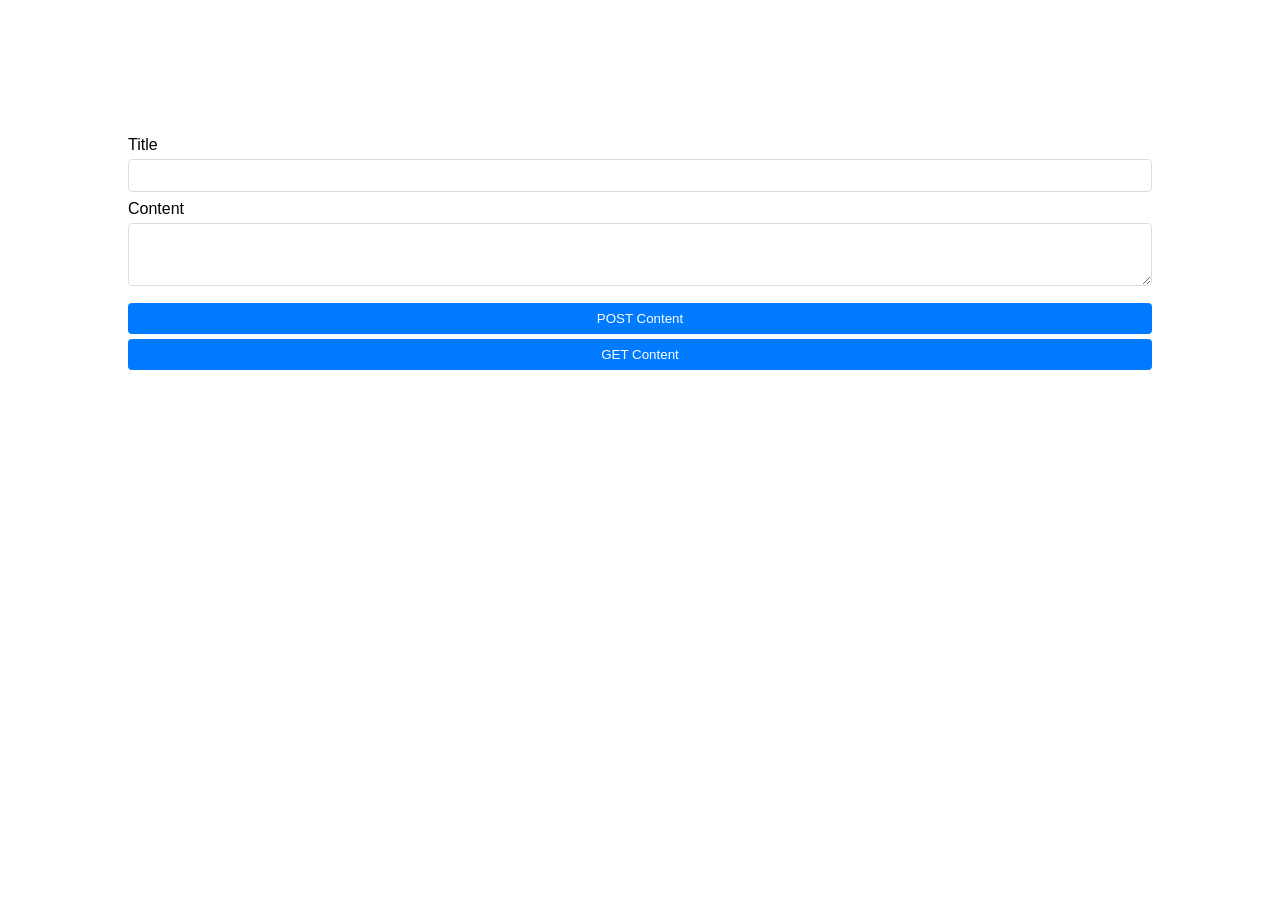
<file: async/GettingStartedHTPP/index.html>
<!DOCTYPE html>
<html lang="en">

<head>
  <meta charset="UTF-8">
  <meta name="viewport" content="width=device-width, initial-scale=1.0">
  <title>Document</title>
  <style>
    body {
      font-family: sans-serif;
      margin: 0;
      padding: 10%;
    }

    input,
    textarea,
    select,
    button {
      width: 100%;
      padding: 8px;
      margin-top: 5px;
      border-radius: 4px;
      border: 1px solid #ddd;
      box-sizing: border-box;
    }

    button {
      background-color: #007bff;
      color: white;
      border: none;
      cursor: pointer;
    }

    button:focus {
      outline: none;
    }

    button:hover,
    button:active {
      background: #0056b3;
    }

    .form-control {
      margin: 0.5rem 0;
    }

    .posts {
      list-style: none;
      margin: 0;
      padding: 0;
      display: grid;
      grid-template-columns: repeat(1, 1fr);
      /* Por defecto, una columna */
      gap: 1rem;
    }

    .post-item {
      margin: 1rem 0;
      border-radius: 4px;
      border: 1px solid #ddd;
      padding: 1rem;
    }

    .post-item h2,
    .post-item p {
      margin: 0.5rem 0;
    }


    .post-item h2 {
      font-size: 1rem;
      color: #414141;
    }

    .post-item p {
      font-size: 0.85rem;
      color: #666;
    }

    .post-item button {
      background: #f72222;
    }

    .post-item button:hover,
    .post-item button:active {
      background: #dd2929;
    }

    @media (min-width: 600px) {

      /* Tablet */
      .posts {
        grid-template-columns: repeat(2, 1fr);
        /* Dos columnas en tabletas */
      }
    }

    @media (min-width: 900px) {

      /* Desktop */
      .posts {
        grid-template-columns: repeat(3, 1fr);
        /* Tres columnas en escritorio */
      }
    }
  </style>
</head>

<body>

  <section id="new-post">
    <form>
      <div class="form-control">
        <label for="title">Title</label>
        <input type="text" id="title" />
      </div>
      <div class="form-control">
        <label for="content">Content</label>
        <textarea rows="3" id="content"></textarea>
      </div>
      <button type="submit">POST Content</button>
    </form>
  </section>

  <section id="available-posts">
    <button>GET Content</button>
    <section id="posts-container" class="posts"></section>
  </section>

  <script src="app.js"></script>
</body>

</html>
</file>
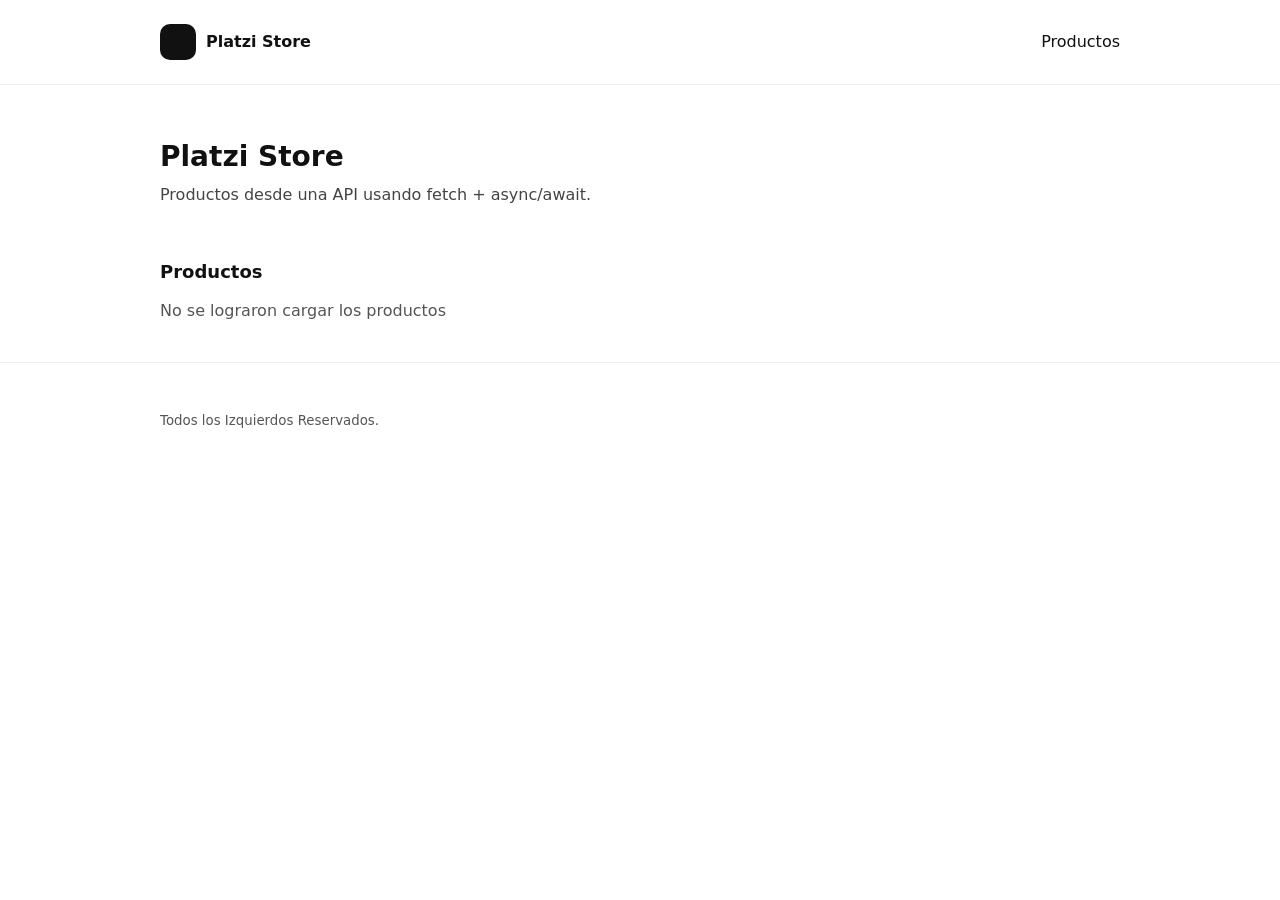
<file: Curso-Oscar_Barajas/async/index.html>
<!DOCTYPE html>
<html lang="es">
  <head>
    <meta charset="UTF-8" />
    <meta name="viewport" content="width=device-width, initial-scale=1.0" />
    <title>Platzi Store</title>
    <style>
      body {
        font-family: system-ui, -apple-system, Segoe UI, Roboto, sans-serif;
        margin: 0;
        line-height: 1.4;
        color: #111;
      }
      .container {
        width: min(960px, 92vw);
        margin: 0 auto;
        padding: 24px 0;
      }
      header {
        border-bottom: 1px solid #eee;
        background: #fff;
        position: sticky;
        top: 0;
      }
      .nav {
        display: flex;
        align-items: center;
        justify-content: space-between;
        gap: 16px;
      }
      .brand {
        display: flex;
        align-items: center;
        gap: 10px;
      }
      .logo {
        width: 36px;
        height: 36px;
        border-radius: 10px;
        background: #111;
      }
      .links {
        display: flex;
        gap: 12px;
      }
      .links a {
        text-decoration: none;
        color: #111;
      }
      .hero {
        padding: 28px 0;
      }
      .hero h1 {
        margin: 0 0 8px;
        font-size: 28px;
      }
      .hero p {
        margin: 0;
        color: #444;
      }
      .grid {
        display: grid;
        grid-template-columns: repeat(3, 1fr);
        gap: 14px;
      }
      @media (max-width: 760px) {
        .grid {
          grid-template-columns: 1fr;
        }
      }
      .card {
        border: 1px solid #eee;
        border-radius: 14px;
        padding: 14px;
        background: #fff;
        overflow: hidden;
      }
      .card h3 {
        margin: 10px 0 6px;
        font-size: 16px;
      }
      .price {
        font-weight: 700;
        margin: 0;
      }
      .muted {
        color: #555;
      }
      .section-title {
        margin: 24px 0 10px;
        font-size: 18px;
      }
      .product-image {
        width: 100%;
        aspect-ratio: 4 / 3;
        object-fit: cover;
        border-radius: 12px;
        background: #f4f4f4;
        display: block;
      }
      footer {
        border-top: 1px solid #eee;
        padding: 22px 0;
        color: #555;
      }
    </style>
  </head>

  <body>
    <header>
      <div class="container nav">
        <div class="brand">
          <div class="logo" aria-hidden="true"></div>
          <strong>Platzi Store</strong>
        </div>

        <nav class="links" aria-label="Navegación">
          <a href="#productos">Productos</a>
        </nav>
      </div>
    </header>

    <main class="container">
      <section class="hero">
        <h1>Platzi Store</h1>
        <p>Productos desde una API usando fetch + async/await.</p>
      </section>

      <section id="productos">
        <h2 class="section-title">Productos</h2>
        <p class="muted" id="status"></p>
        <div class="grid" id="grid-productos"></div>
      </section>
    </main>

    <footer>
      <div class="container">
        <small>Todos los Izquierdos Reservados.</small>
      </div>
    </footer>

    <script type="module" src="app.js"></script>
  </body>
</html>
</file>
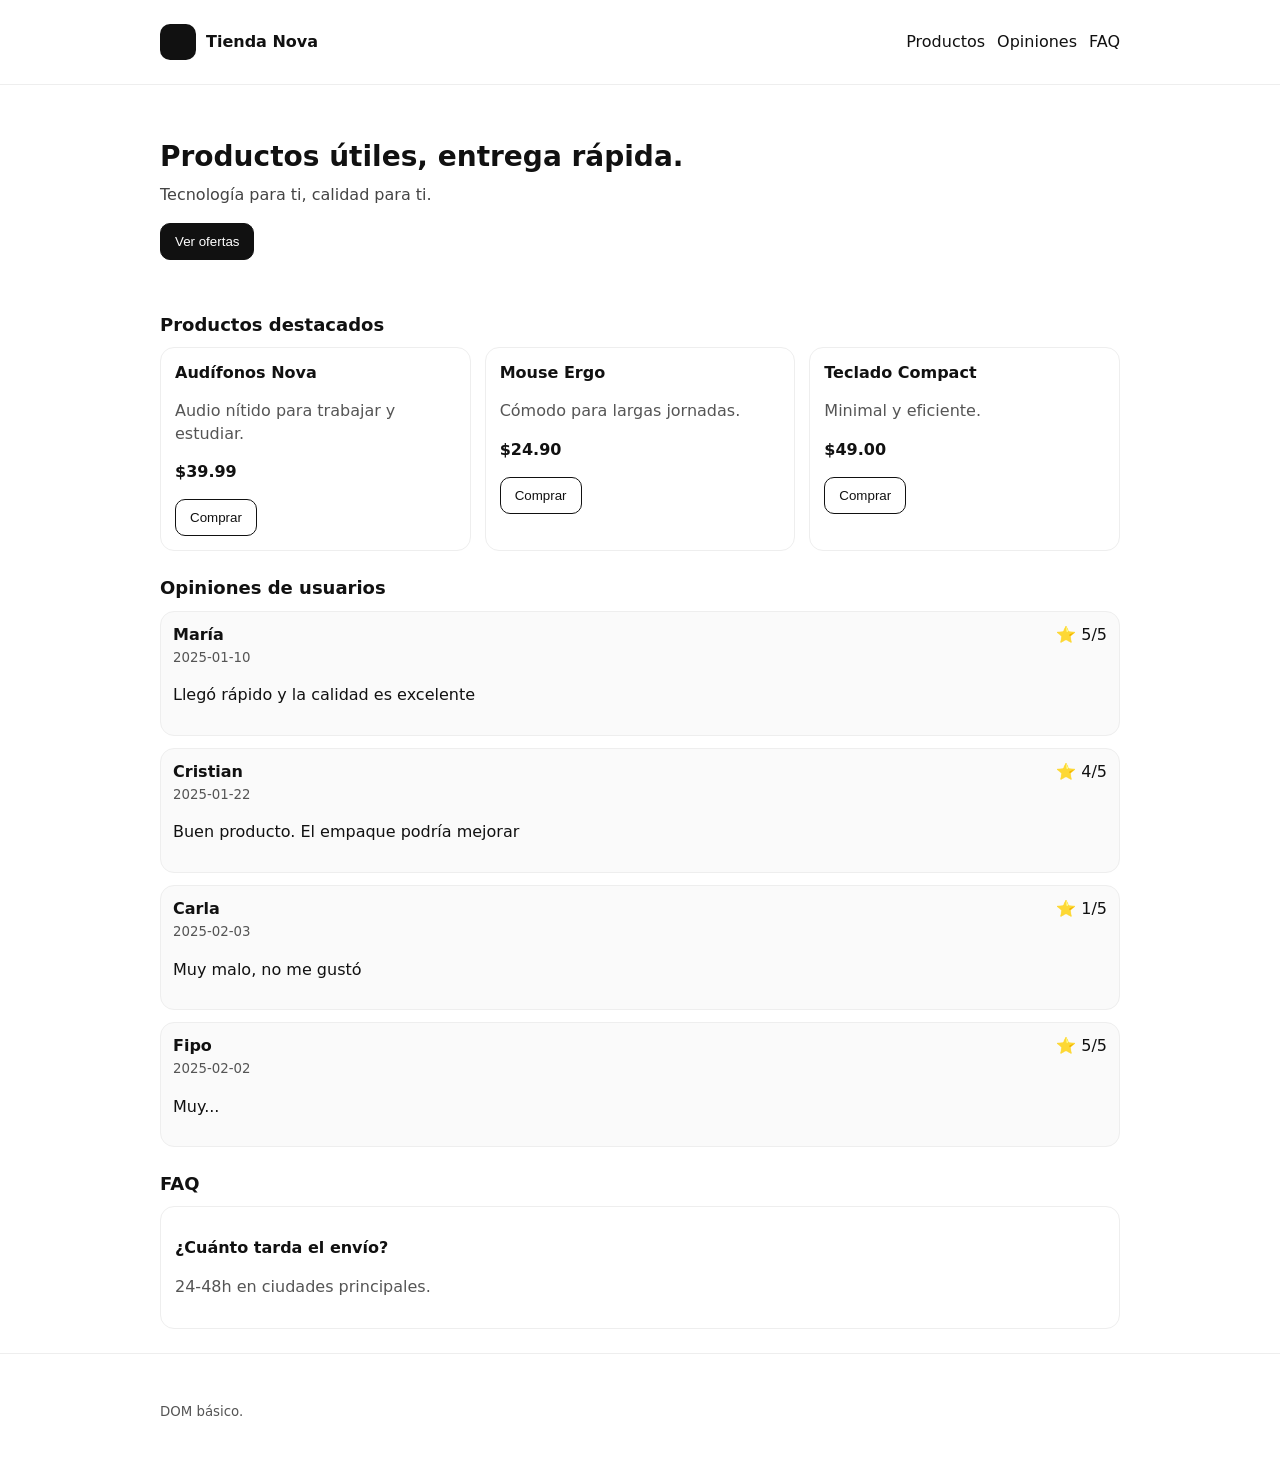
<file: Curso-Oscar_Barajas/DOM/index.html>
<!DOCTYPE html>
<html lang="es">
  <head>
    <meta charset="UTF-8" />
    <meta name="viewport" content="width=device-width, initial-scale=1.0" />
    <title>Tienda Nova - Landing</title>
    <style>
      body {
        font-family: system-ui, -apple-system, Segoe UI, Roboto, sans-serif;
        margin: 0;
        line-height: 1.4;
        color: #111;
      }
      .container {
        width: min(960px, 92vw);
        margin: 0 auto;
        padding: 24px 0;
      }
      header {
        border-bottom: 1px solid #eee;
        background: #fff;
        position: sticky;
        top: 0;
      }
      .nav {
        display: flex;
        align-items: center;
        justify-content: space-between;
        gap: 16px;
      }
      .brand {
        display: flex;
        align-items: center;
        gap: 10px;
      }
      .logo {
        width: 36px;
        height: 36px;
        border-radius: 10px;
        background: #111;
      }
      .links {
        display: flex;
        gap: 12px;
      }
      .links a {
        text-decoration: none;
        color: #111;
      }
      .hero {
        padding: 28px 0;
      }
      .hero h1 {
        margin: 0 0 8px;
        font-size: 28px;
      }
      .hero p {
        margin: 0 0 16px;
        color: #444;
      }
      .btn {
        border: 1px solid #111;
        background: #111;
        color: #fff;
        padding: 10px 14px;
        border-radius: 10px;
        cursor: pointer;
      }
      .btn.secondary {
        background: transparent;
        color: #111;
      }
      .grid {
        display: grid;
        grid-template-columns: repeat(3, 1fr);
        gap: 14px;
      }
      @media (max-width: 760px) {
        .grid {
          grid-template-columns: 1fr;
        }
      }
      .card {
        border: 1px solid #eee;
        border-radius: 14px;
        padding: 14px;
        background: #fff;
      }
      .card h3 {
        margin: 0 0 6px;
        font-size: 16px;
      }
      .price {
        font-weight: 700;
      }
      .muted {
        color: #555;
      }
      .section-title {
        margin: 24px 0 10px;
        font-size: 18px;
      }
      #opiniones {
        display: grid;
        gap: 12px;
      }
      .opinion {
        border: 1px solid #eee;
        border-radius: 14px;
        padding: 12px;
        background: #fafafa;
      }
      .opinion header {
        position: static;
        border: none;
        background: transparent;
      }
      .opinion .meta {
        display: flex;
        align-items: baseline;
        justify-content: space-between;
        gap: 10px;
      }
      footer {
        border-top: 1px solid #eee;
        padding: 22px 0;
        color: #555;
      }
    </style>
  </head>

  <body>
    <header id="header">
      <div class="container nav">
        <div class="brand">
          <div class="logo" aria-hidden="true"></div>
          <strong id="brand">Tienda Nova</strong>
        </div>

        <nav class="links" aria-label="Navegación">
          <a href="#productos" class="nav-link">Productos</a>
          <a href="#opiniones-section" class="nav-link">Opiniones</a>
          <a href="#faq" class="nav-link">FAQ</a>
        </nav>
      </div>
    </header>

    <main class="container">
      <section class="hero" id="inicio">
        <h1>Productos útiles, entrega rápida.</h1>
        <p>Tecnología para ti, calidad para ti.</p>

        <div style="display: flex; gap: 10px; flex-wrap: wrap">
          <button class="btn" id="btn-comprar">Ver ofertas</button>
        </div>
      </section>

      <section id="productos">
        <h2 class="section-title">Productos destacados</h2>

        <div class="grid" id="grid-productos">
          <article class="card producto" data-sku="NOVA-001">
            <h3 class="producto-nombre">Audífonos Nova</h3>
            <p class="muted producto-desc">Audio nítido para trabajar y estudiar.</p>
            <p class="price producto-precio">$39.99</p>
            <button class="btn secondary producto-btn" type="button">Comprar</button>
          </article>

          <article class="card producto" data-sku="NOVA-002">
            <h3 class="producto-nombre">Mouse Ergo</h3>
            <p class="muted producto-desc">Cómodo para largas jornadas.</p>
            <p class="price producto-precio">$24.90</p>
            <button class="btn secondary producto-btn" type="button">Comprar</button>
          </article>

          <article class="card producto" data-sku="NOVA-003">
            <h3 class="producto-nombre">Teclado Compact</h3>
            <p class="muted producto-desc">Minimal y eficiente.</p>
            <p class="price producto-precio">$49.00</p>
            <button class="btn secondary producto-btn" type="button">Comprar</button>
          </article>
        </div>
      </section>

      <section id="opiniones-section">
        <h2 class="section-title">Opiniones de usuarios</h2>
        <div id="opiniones"></div>
      </section>

      <section id="faq">
        <h2 class="section-title">FAQ</h2>
        <div class="card">
          <p><strong>¿Cuánto tarda el envío?</strong></p>
          <p class="muted">24-48h en ciudades principales.</p>
        </div>
      </section>
    </main>

    <footer>
      <div class="container">
        <small>DOM básico.</small>
      </div>
    </footer>

    <script src="app.js"></script>
  </body>
</html>
</file>
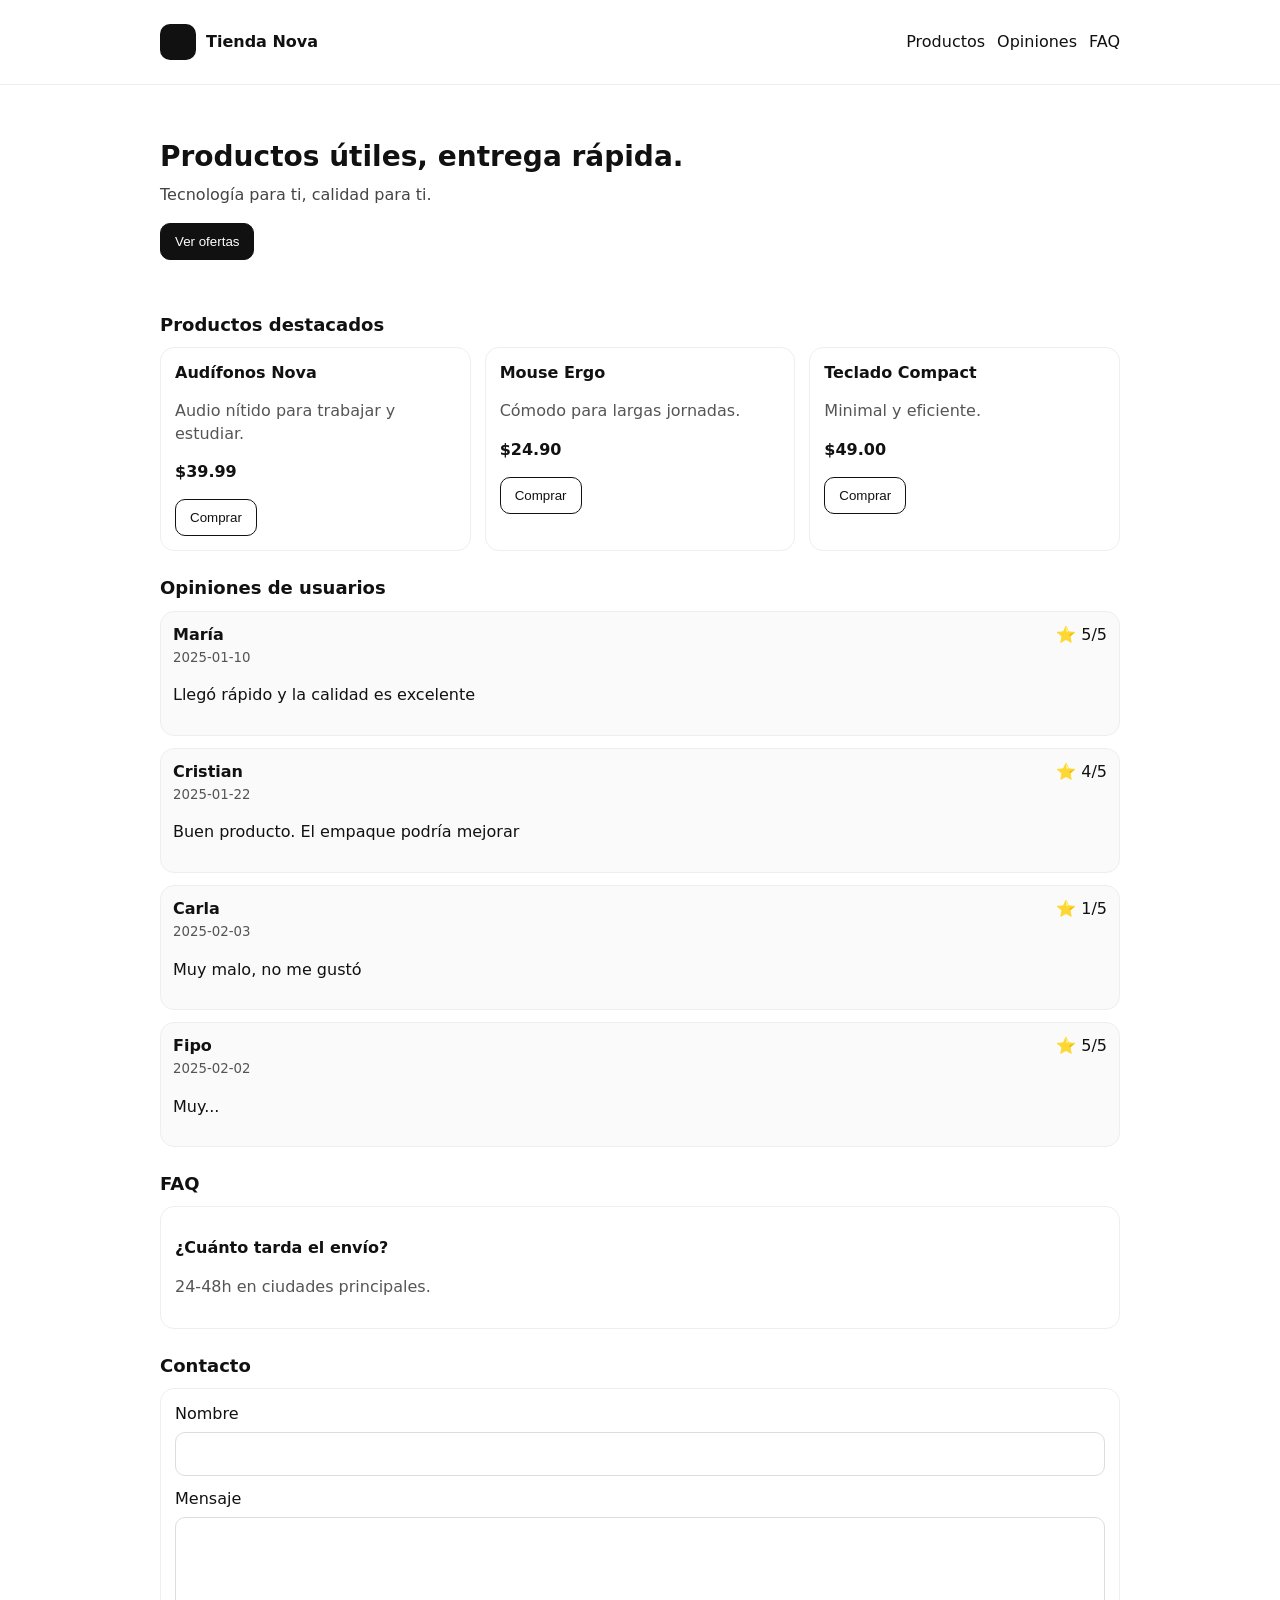
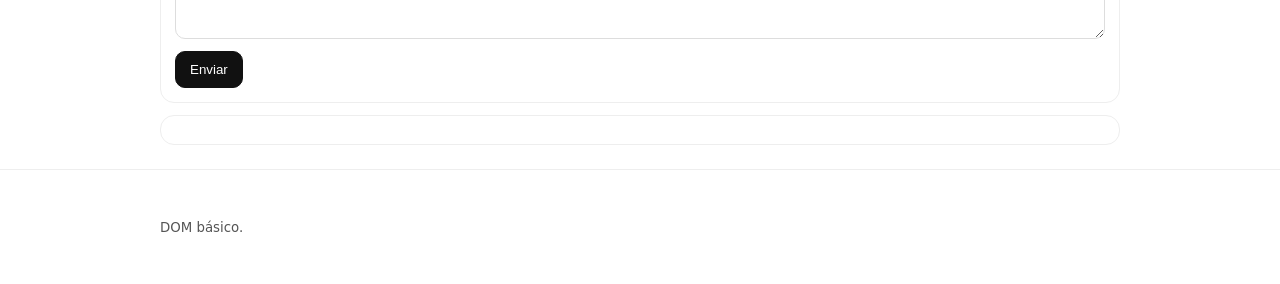
<file: Curso-Oscar_Barajas/forms/index.html>
<!DOCTYPE html>
<html lang="es">
  <head>
    <meta charset="UTF-8" />
    <meta name="viewport" content="width=device-width, initial-scale=1.0" />
    <title>Tienda Nova - Landing</title>
    <style>
      body {
        font-family: system-ui, -apple-system, Segoe UI, Roboto, sans-serif;
        margin: 0;
        line-height: 1.4;
        color: #111;
      }
      .container {
        width: min(960px, 92vw);
        margin: 0 auto;
        padding: 24px 0;
      }
      header {
        border-bottom: 1px solid #eee;
        background: #fff;
        position: sticky;
        top: 0;
      }
      .nav {
        display: flex;
        align-items: center;
        justify-content: space-between;
        gap: 16px;
      }
      .brand {
        display: flex;
        align-items: center;
        gap: 10px;
      }
      .logo {
        width: 36px;
        height: 36px;
        border-radius: 10px;
        background: #111;
      }
      .links {
        display: flex;
        gap: 12px;
      }
      .links a {
        text-decoration: none;
        color: #111;
      }
      .hero {
        padding: 28px 0;
      }
      .hero h1 {
        margin: 0 0 8px;
        font-size: 28px;
      }
      .hero p {
        margin: 0 0 16px;
        color: #444;
      }
      .btn {
        border: 1px solid #111;
        background: #111;
        color: #fff;
        padding: 10px 14px;
        border-radius: 10px;
        cursor: pointer;
      }
      .btn.secondary {
        background: transparent;
        color: #111;
      }
      .grid {
        display: grid;
        grid-template-columns: repeat(3, 1fr);
        gap: 14px;
      }
      @media (max-width: 760px) {
        .grid {
          grid-template-columns: 1fr;
        }
      }
      .card {
        border: 1px solid #eee;
        border-radius: 14px;
        padding: 14px;
        background: #fff;
      }
      .card h3 {
        margin: 0 0 6px;
        font-size: 16px;
      }
      .price {
        font-weight: 700;
      }
      .muted {
        color: #555;
      }
      .section-title {
        margin: 24px 0 10px;
        font-size: 18px;
      }
      #opiniones {
        display: grid;
        gap: 12px;
      }
      .opinion {
        border: 1px solid #eee;
        border-radius: 14px;
        padding: 12px;
        background: #fafafa;
      }
      .opinion header {
        position: static;
        border: none;
        background: transparent;
      }
      .opinion .meta {
        display: flex;
        align-items: baseline;
        justify-content: space-between;
        gap: 10px;
      }
      footer {
        border-top: 1px solid #eee;
        padding: 22px 0;
        color: #555;
      }
      /* contact */
      .field {
        display: flex;
        flex-direction: column;
        gap: 6px;
        margin-bottom: 12px;
      }

      .field input,
      .field textarea {
        padding: 10px;
        border-radius: 10px;
        border: 1px solid #ddd;
        font: inherit;
      }

      .field textarea {
        min-height: 100px;
        resize: vertical;
      }

      .hidden {
        display: none;
      }
    </style>
  </head>

  <body>
    <header id="header">
      <div class="container nav">
        <div class="brand">
          <div class="logo" aria-hidden="true"></div>
          <strong id="brand">Tienda Nova</strong>
        </div>

        <nav class="links" aria-label="Navegación">
          <a href="#productos" class="nav-link">Productos</a>
          <a href="#opiniones-section" class="nav-link">Opiniones</a>
          <a href="#faq" class="nav-link">FAQ</a>
        </nav>
      </div>
    </header>

    <main class="container">
      <section class="hero" id="inicio">
        <h1>Productos útiles, entrega rápida.</h1>
        <p>Tecnología para ti, calidad para ti.</p>

        <div style="display: flex; gap: 10px; flex-wrap: wrap">
          <button class="btn" id="btn-comprar">Ver ofertas</button>
        </div>
      </section>

      <section id="productos">
        <h2 class="section-title">Productos destacados</h2>

        <div class="grid" id="grid-productos">
          <article class="card producto" data-sku="NOVA-001">
            <h3 class="producto-nombre">Audífonos Nova</h3>
            <p class="muted producto-desc">Audio nítido para trabajar y estudiar.</p>
            <p class="price producto-precio">$39.99</p>
            <button class="btn secondary producto-btn" type="button">Comprar</button>
          </article>

          <article class="card producto" data-sku="NOVA-002">
            <h3 class="producto-nombre">Mouse Ergo</h3>
            <p class="muted producto-desc">Cómodo para largas jornadas.</p>
            <p class="price producto-precio">$24.90</p>
            <button class="btn secondary producto-btn" type="button">Comprar</button>
          </article>

          <article class="card producto" data-sku="NOVA-003">
            <h3 class="producto-nombre">Teclado Compact</h3>
            <p class="muted producto-desc">Minimal y eficiente.</p>
            <p class="price producto-precio">$49.00</p>
            <button class="btn secondary producto-btn" type="button">Comprar</button>
          </article>
        </div>
      </section>

      <section id="opiniones-section">
        <h2 class="section-title">Opiniones de usuarios</h2>
        <div id="opiniones"></div>
      </section>

      <section id="faq">
        <h2 class="section-title">FAQ</h2>
        <div class="card">
          <p><strong>¿Cuánto tarda el envío?</strong></p>
          <p class="muted">24-48h en ciudades principales.</p>
        </div>
      </section>

      <section id="contacto">
        <h2 class="section-title">Contacto</h2>

        <form class="card" id="contact-form">
          <label class="field">
            <span>Nombre</span>
            <input type="text" name="name" autocomplete="name" required />
          </label>

          <label class="field">
            <span>Mensaje</span>
            <textarea name="message" required></textarea>
          </label>

          <button class="btn" type="submit">Enviar</button>
        </form>

        <div class="card hidden" id="mensaje-guardado" style="margin-top: 12px"></div>
      </section>
    </main>

    <footer>
      <div class="container">
        <small>DOM básico.</small>
      </div>
    </footer>

    <script src="./app.js"></script>
  </body>
</html>
</file>
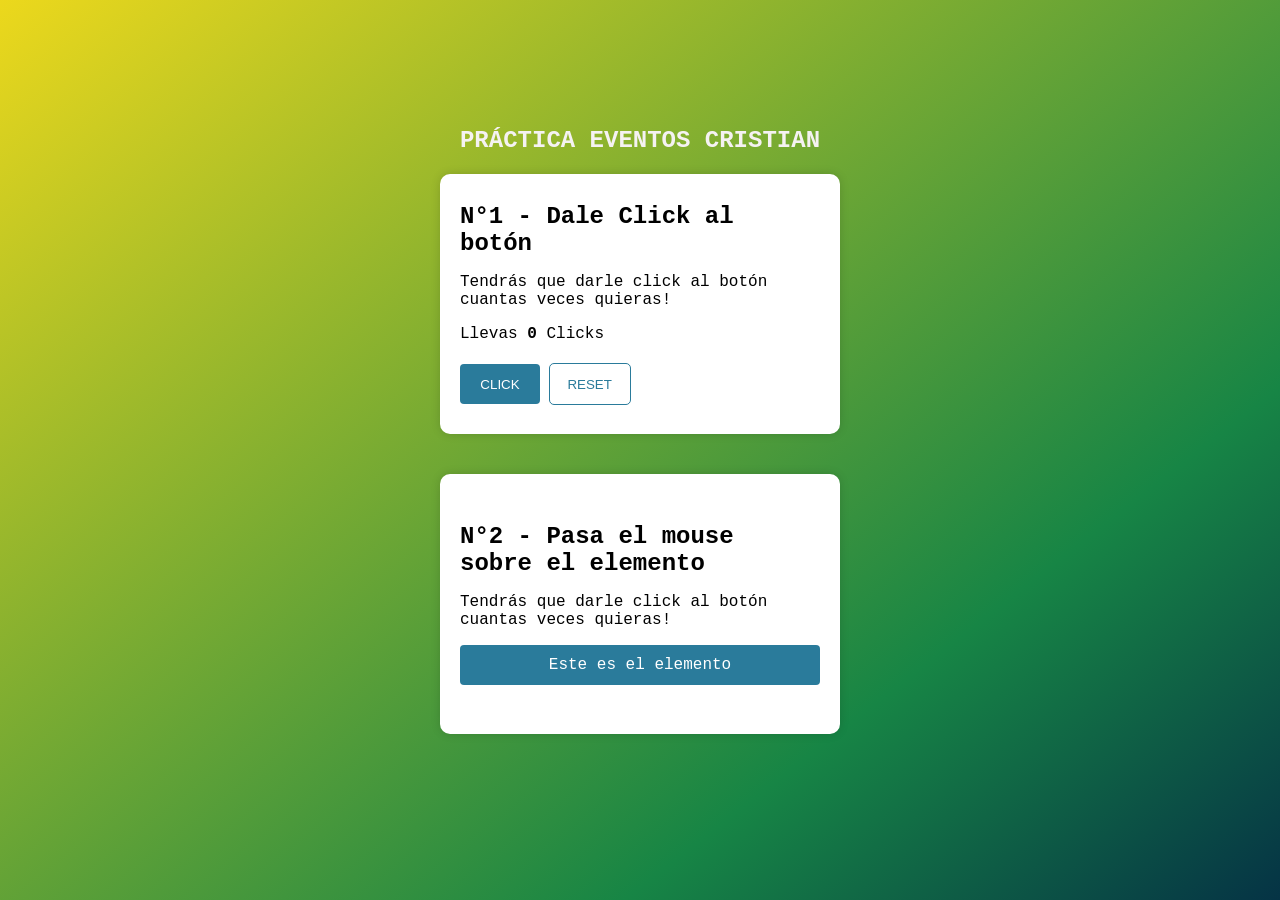
<file: Curso-Oscar_Barajas/DOM/events-cristian/index.html>
<!DOCTYPE html>
<html lang="es">

<head>
    <meta charset="UTF-8">
    <meta name="viewport" content="width=device-width, initial-scale=1.0">
    <title>Práctica de Eventos - Cristian</title>
    <link rel="stylesheet" href="styles.css">
</head>

<body>
    <div class="container"></div>
        <h1 class="title">Práctica Eventos Cristian</h1>

        <div class="click__container">
            <h2 class="click__title">N°1 - Dale Click al botón</h2>
            <p class="click__text">Tendrás que darle click al botón cuantas veces quieras!</p>
            <p class="click__text">Llevas <span id="counter">0</span> Clicks</p>
            <div class="btn__container">
                <button class="click__btn" id="click">Click</button>
                <button class="click__btn click__btn--reset" id="reset">Reset</button>
            </div>
        </div>

        <div class="click__container">
            <h2 class="click__title">N°2 - Pasa el mouse sobre el elemento</h2>
            <p class="click__text">Tendrás que darle click al botón cuantas veces quieras!</p>
            <div class="box" id="box">Este es el elemento</div>
        </div>
    <script src="cristapp.js"></script>
</body>

</html>
</file>
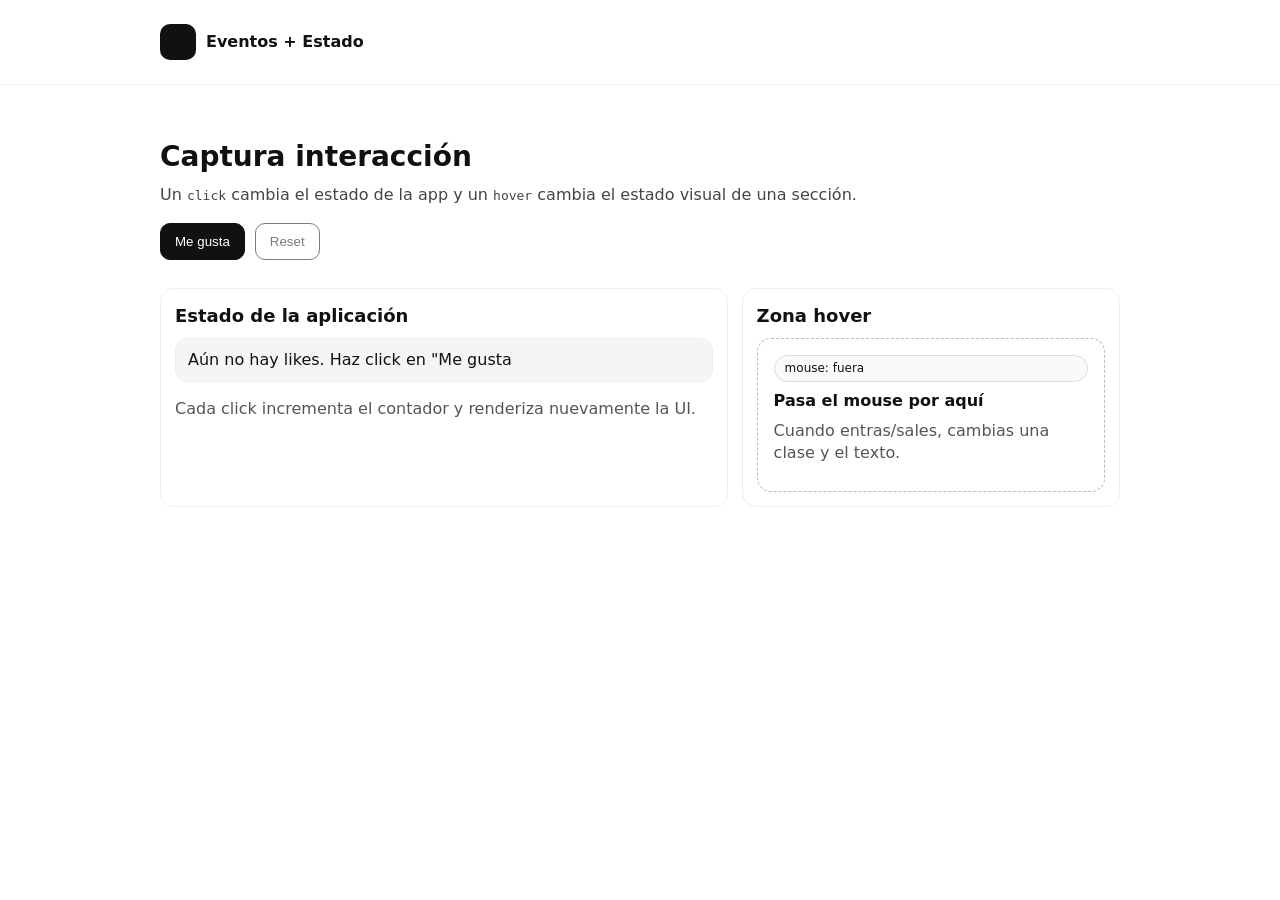
<file: Curso-Oscar_Barajas/DOM/events/index.html>
<!DOCTYPE html>
<html lang="es">
  <head>
    <meta charset="UTF-8" />
    <meta name="viewport" content="width=device-width, initial-scale=1.0" />
    <title>Eventos y estado</title>
    <style>
      body {
        font-family: system-ui, -apple-system, Segoe UI, Roboto, sans-serif;
        margin: 0;
        line-height: 1.4;
        color: #111;
      }
      .container {
        width: min(960px, 92vw);
        margin: 0 auto;
        padding: 24px 0;
      }
      header {
        border-bottom: 1px solid #eee;
        background: #fff;
        position: sticky;
        top: 0;
      }
      .nav {
        display: flex;
        align-items: center;
        justify-content: space-between;
        gap: 16px;
      }
      .brand {
        display: flex;
        align-items: center;
        gap: 10px;
      }
      .logo {
        width: 36px;
        height: 36px;
        border-radius: 10px;
        background: #111;
      }
      .btn {
        border: 1px solid #111;
        background: #111;
        color: #fff;
        padding: 10px 14px;
        border-radius: 10px;
        cursor: pointer;
      }
      .btn.secondary {
        background: transparent;
        color: #111;
      }
      .hero {
        padding: 28px 0;
      }
      .hero h1 {
        margin: 0 0 8px;
        font-size: 28px;
      }
      .hero p {
        margin: 0 0 16px;
        color: #444;
      }
      .card {
        border: 1px solid #eee;
        border-radius: 14px;
        padding: 14px;
        background: #fff;
      }
      .muted {
        color: #555;
      }
      .section-title {
        margin: 24px 0 10px;
        font-size: 18px;
      }
      .demo {
        display: grid;
        grid-template-columns: 1.2fr 0.8fr;
        gap: 14px;
      }
      @media (max-width: 760px) {
        .demo {
          grid-template-columns: 1fr;
        }
      }
      .status {
        border-radius: 12px;
        padding: 10px 12px;
        background: #f5f5f5;
        border: 1px solid #eee;
      }
      .hover-zone {
        border-radius: 14px;
        border: 1px dashed #bbb;
        padding: 16px;
        min-height: 120px;
        display: grid;
        gap: 8px;
        align-content: start;
        transition: background 160ms ease, border-color 160ms ease;
        background: #fff;
      }
      .hover-zone.is-hover {
        background: #111;
        color: #fff;
        border-color: #111;
      }
      .pill {
        display: inline-block;
        padding: 4px 10px;
        border-radius: 999px;
        font-size: 12px;
        border: 1px solid #ddd;
        background: #fafafa;
      }
      .hover-zone.is-hover .pill {
        border-color: rgba(255, 255, 255, 0.3);
        background: rgba(255, 255, 255, 0.08);
        color: #fff;
      }
    </style>
  </head>

  <body>
    <header>
      <div class="container nav">
        <div class="brand">
          <div class="logo" aria-hidden="true"></div>
          <strong>Eventos + Estado</strong>
        </div>
      </div>
    </header>

    <main class="container">
      <section class="hero">
        <h1>Captura interacción</h1>
        <p>
          Un <code>click</code> cambia el estado de la app y un <code>hover</code> cambia el estado
          visual de una sección.
        </p>

        <div style="display: flex; gap: 10px; flex-wrap: wrap">
          <button class="btn" id="btn-like" type="button">Me gusta</button>
          <button class="btn secondary" id="btn-reset" type="button">Reset</button>
        </div>
      </section>

      <section class="demo" aria-label="Demo de eventos">
        <article class="card">
          <h2 class="section-title" style="margin-top: 0">Estado de la aplicación</h2>
          <div class="status" id="status" aria-live="polite"></div>
          <p class="muted" style="margin-bottom: 0">
            Cada click incrementa el contador y renderiza nuevamente la UI.
          </p>
        </article>

        <aside class="card">
          <h2 class="section-title" style="margin-top: 0">Zona hover</h2>
          <section id="hover-zone" class="hover-zone" tabindex="0">
            <span class="pill" id="hover-pill">mouse: fuera</span>
            <strong id="hover-title">Pasa el mouse aquí</strong>
            <p id="hover-text" class="muted" style="margin: 0">
              Cuando entras/sales, cambiamos una clase y el texto.
            </p>
          </section>
        </aside>
      </section>
    </main>

    <script src="./app.js" defer></script>
  </body>
</html>
</file>
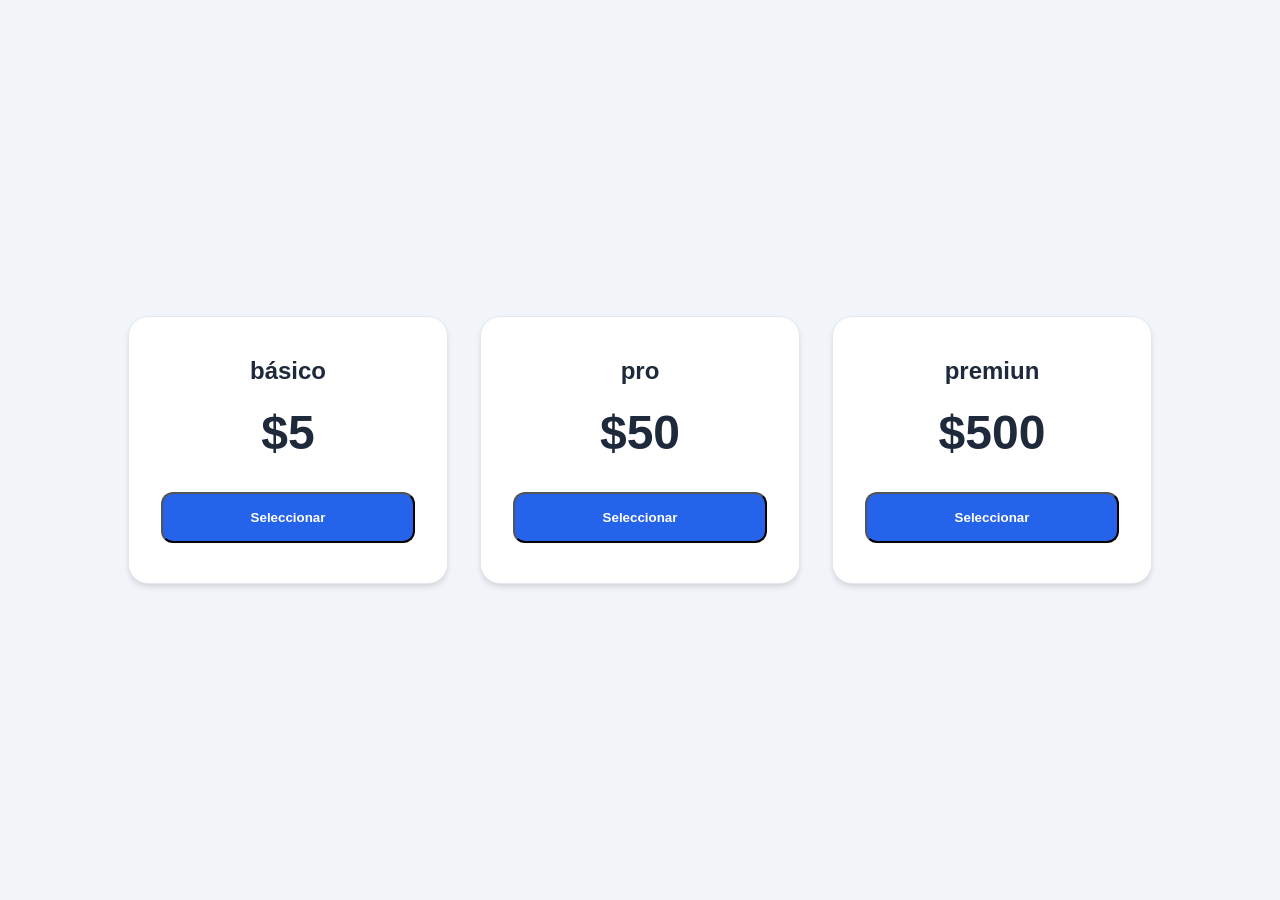
<file: Curso-Oscar_Barajas/DOM/practica-simple-cristian/index.html>
<!DOCTYPE html>
<html lang="es">
<head>
    <meta charset="UTF-8">
    <meta name="viewport" content="width=device-width, initial-scale=1.0">
    <title>Landing de Precios</title>
    <link rel="stylesheet" href="styles.css">
</head>
<body>

    <div class="container">

    </div>

    <script src="app.js"></script>
</body>
</html>
</file>
<file: Curso-Oscar_Barajas/DOM/events-cristian/styles.css>
*{
    padding: 0;
    margin: 0;
    box-sizing: border-box;
}


body{
    width: 100%;
    height: 100vh;
    font-size: 16px;
    font-family: 'Courier New', Courier, monospace;

}

body{
    background: #2A7B9B;
    background: linear-gradient(322deg,rgb(5, 51, 69) 0%, rgb(23, 133, 69) 27%, rgb(236, 216, 28) 100%);
    background-repeat: no-repeat;
    color: #f5f2f2;
}

body{
    display: flex;
    flex-direction: column;
    align-items: center;
    justify-content: center;
}

.title{
    font-size: 1.5rem;
    text-transform: uppercase;
    margin-bottom: 20px;
    text-align: center;
}

.click__container{
    margin-bottom: 40px;
    width: 400px;
    height: 260px;
    padding: 0 20px;
    background-color: #fff;
    box-shadow: 0px 0px 10px rgba(0, 0, 0, 0.144);
    border-radius: 10px;
    color: #000;
    display: flex;
    flex-direction: column;
    justify-content: center;
    gap: 1rem;
}

.btn__container{
    margin-top: 5px;
}

.click__btn{
    width: 80px;
    height: 40px;
    background-color: #2A7B9B;
    border: none;
    color: #fff;
    text-transform: uppercase;
    border-radius: 4px;
    cursor: pointer;
}

#counter{
    font-weight: bold;
}

.click__btn--reset{
    background-color: #fff;
    color: #2A7B9B;
    outline: 1px solid #2A7B9B;
}

.click__btn:hover{
    opacity: .4;
}

.box{
    width: 100%;
    height: 40px;
    background-color: #2A7B9B;
    color: #fff;
    display: flex;
    align-items: center;
    justify-content: center;
    border-radius: 4px;
}
</file>
<file: Curso-Oscar_Barajas/DOM/practica-simple-cristian/styles.css>
/* Variables para facilitar cambios de color */
:root {
    --primary: #2563eb;
    --dark: #1e293b;
    --light: #f1f5f9;
    --white: #ffffff;
    --text-muted: #64748b;
}

* {
    box-sizing: border-box;
    margin: 0;
    padding: 0;
}

body {
    font-family: 'Inter', -apple-system, BlinkMacSystemFont, sans-serif;
    background-color: var(--light);
    display: flex;
    justify-content: center;
    align-items: center;
    min-height: 100vh;
}

.container {
    display: flex;
    gap: 2rem;
    padding: 2rem;
    flex-wrap: wrap;
    justify-content: center;
    max-width: 1200px;
}

/* Estilo base de la tarjeta */
.card {
    background: var(--white);
    border-radius: 1.25rem;
    padding: 2.5rem 2rem;
    width: 320px;
    box-shadow: 0 4px 6px -1px rgba(0, 0, 0, 0.1), 0 2px 4px -1px rgba(0, 0, 0, 0.06);
    text-align: center;
    transition: all 0.3s cubic-bezier(0.4, 0, 0.2, 1);
    border: 1px solid #e2e8f0;
    display: flex;
    flex-direction: column;
}

.card:hover {
    transform: translateY(-8px);
    box-shadow: 0 20px 25px -5px rgba(0, 0, 0, 0.1);
}

/* Estilo para el plan resaltado */
.card.featured {
    border: 2px solid var(--primary);
    position: relative;
    transform: scale(1.05);
}

.card.featured:hover {
    transform: scale(1.05) translateY(-8px);
}

.badge {
    background: var(--primary);
    color: white;
    padding: 0.4rem 1.2rem;
    border-radius: 9999px;
    font-size: 0.85rem;
    font-weight: 600;
    position: absolute;
    top: -15px;
    left: 50%;
    transform: translateX(-50%);
}

.card h2 {
    color: var(--dark);
    font-size: 1.5rem;
    margin-bottom: 1.25rem;
}

.price {
    font-size: 3rem;
    font-weight: 800;
    color: var(--dark);
    margin-bottom: 2rem;
}

.price span {
    font-size: 1.125rem;
    color: var(--text-muted);
    font-weight: 400;
}

.features {
    list-style: none;
    margin-bottom: 2.5rem;
    text-align: left;
    flex-grow: 1; /* Empuja el botón hacia abajo si las listas varían de tamaño */
}

.features li {
    padding: 0.75rem 0;
    color: #475569;
    font-size: 0.95rem;
    display: flex;
    align-items: center;
}

.features li::before {
    content: "✓";
    color: var(--primary);
    margin-right: 0.75rem;
    font-weight: 900;
}

/* Botón de acción */
.btn {
    display: block;
    background: var(--primary);
    color: white;
    text-decoration: none;
    padding: 1rem;
    border-radius: 0.75rem;
    font-weight: 700;
    transition: background-color 0.2s;
}

.btn:hover {
    background-color: #1d4ed8;
}

/* Adaptación para móviles */
@media (max-width: 768px) {
    .card.featured {
        transform: scale(1);
    }
    .card.featured:hover {
        transform: translateY(-8px);
    }
}
</file>
